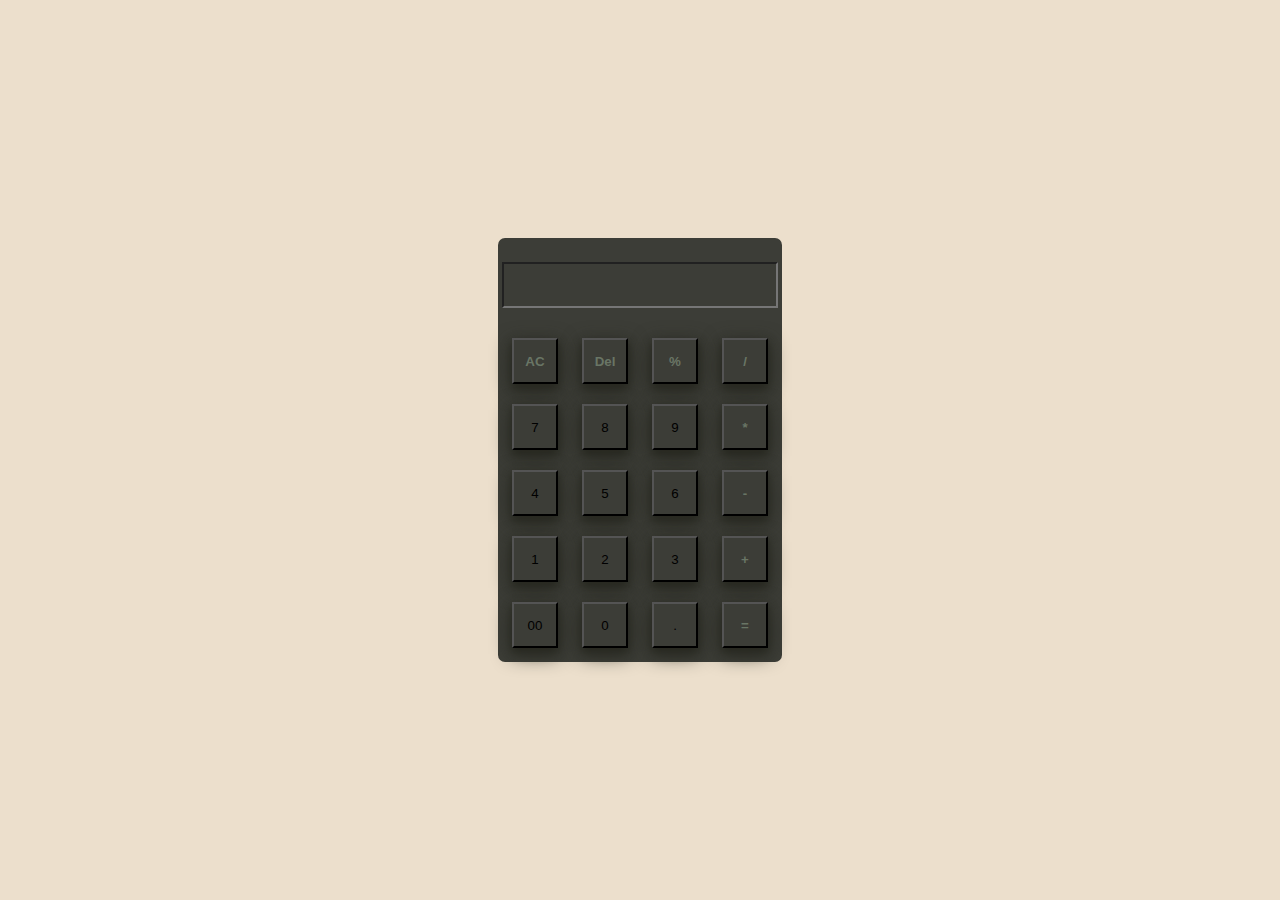
<file: calculator/index.html>
<!DOCTYPE html>
<html lang="en">
  <head>
    <meta charset="UTF-8" />
    <meta name="viewport" content="width=device-width, initial-scale=1.0" />
    <title>Calcurator</title>
    <link rel="stylesheet" href="style.css" />
  </head>
  <body>
    <div class="container">
      <form>
        <div class="display">
          <input type="text" placeholder="" id="display" />
        </div>
        <div class="number">
          <input
            type="button"
            class="symbol"
            value="AC"
            onclick="display.value = ''"
          />
          <input
            type="button"
            class="symbol"
            value="Del"
            onclick="display.value= display.value.toString().slice(0,-1)"
          />
          <input
            type="button"
            class="symbol"
            value="%"
            onclick="display.value+= '%'"
          />
          <input
            type="button"
            class="symbol"
            value="/"
            onclick="display.value+= '/'"
          />
        </div>
        <div class="number">
          <input type="button" value="7" onclick="display.value+= '7'" />
          <input type="button" value="8" onclick="display.value+= '8'" />
          <input type="button" value="9" onclick="display.value+= '9'" />
          <input
            type="button"
            class="symbol"
            value="*"
            onclick="display.value+= '*'"
          />
        </div>
        <div class="number">
          <input type="button" value="4" onclick="display.value+= '4'" />
          <input type="button" value="5" onclick="display.value+= '5'" />
          <input type="button" value="6" onclick="display.value+= '6'" />
          <input
            type="button"
            class="symbol"
            value="-"
            onclick="display.value+= '-'"
          />
        </div>
        <div class="number">
          <input type="button" value="1" onclick="display.value+= '1'" />
          <input type="button" value="2" onclick="display.value+= '2'" />
          <input type="button" value="3" onclick="display.value+= '3'" />
          <input
            type="button"
            class="symbol"
            value="+"
            onclick="display.value+= '+'"
          />
        </div>
        <div class="number">
          <input type="button" value="00" onclick="display.value+= '00'" />
          <input type="button" value="0" onclick="display.value+= '0'" />
          <input type="button" value="." onclick="display.value+= '.'" />
          <input
            type="button"
            class="symbol"
            value="="
            onclick="display.value= eval(display.value)"
          />
        </div>
      </form>
    </div>
  </body>
</html>
</file>
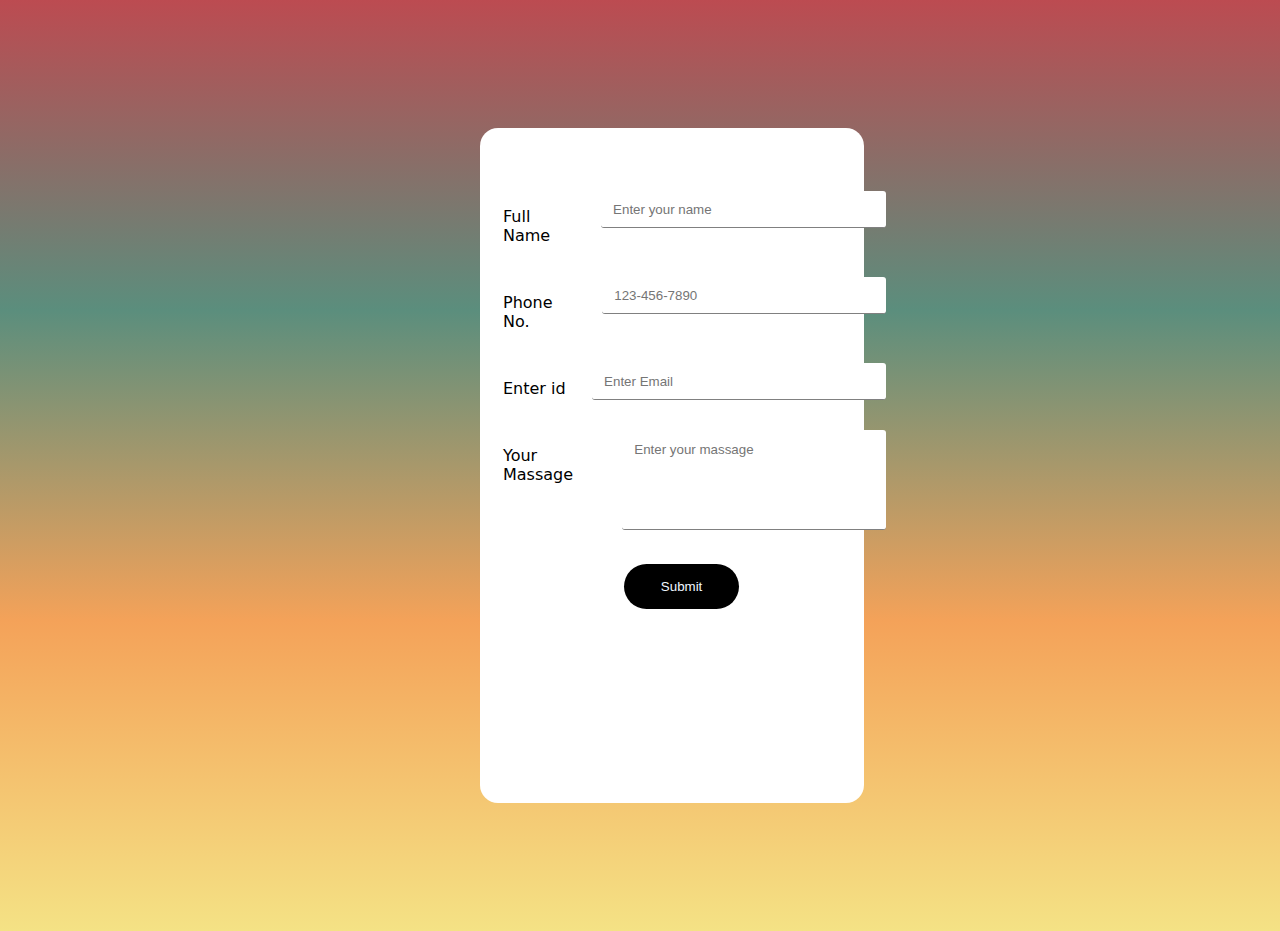
<file: contact form/index.html>
<!DOCTYPE html>
<html lang="en">
  <head>
    <meta charset="UTF-8" />
    <meta name="viewport" content="width=device-width, initial-scale=1.0" />
    <title>Document</title>
    <link rel="stylesheet" href="style.css" />
  </head>
  <body>
    <div class="box">
      <form>
        <div class="msg-box">
          <div class="msg">
            <p>Full Name</p>
            <input
              type="text"
              placeholder="Enter your name"
              id="name"
              onkeyup="validatename()"
            />
            <span id="name-error"></span>
          </div>
          <div class="msg">
            <p>Phone No.</p>
            <input
              type="number"
              placeholder="123-456-7890"
              id="phone"
              onkeyup="validatephone()"
            />
            <span id="number-error"></span>
          </div>
          <div class="msg">
            <p>Enter id</p>
            <input
              type="email"
              placeholder="Enter Email"
              id="mail"
              onkeyup="validateemail()"
            />
            <span id="email-error"></span>
          </div>
          <div class="msg">
            <p>Your Massage</p>
            <input
              class="mg"
              type="text"
              placeholder="Enter your massage"
              id="message"
              onkeyup="validatemsg()"
            />
            <span id="msg-error"></span>
          </div>
          <button class="btn" onclick="return validateform()">Submit</button>
          <span id="submit-error"> </span>
        </div>
      </form>
    </div>
    <script src="script.js"></script>
  </body>
</html>
</file>
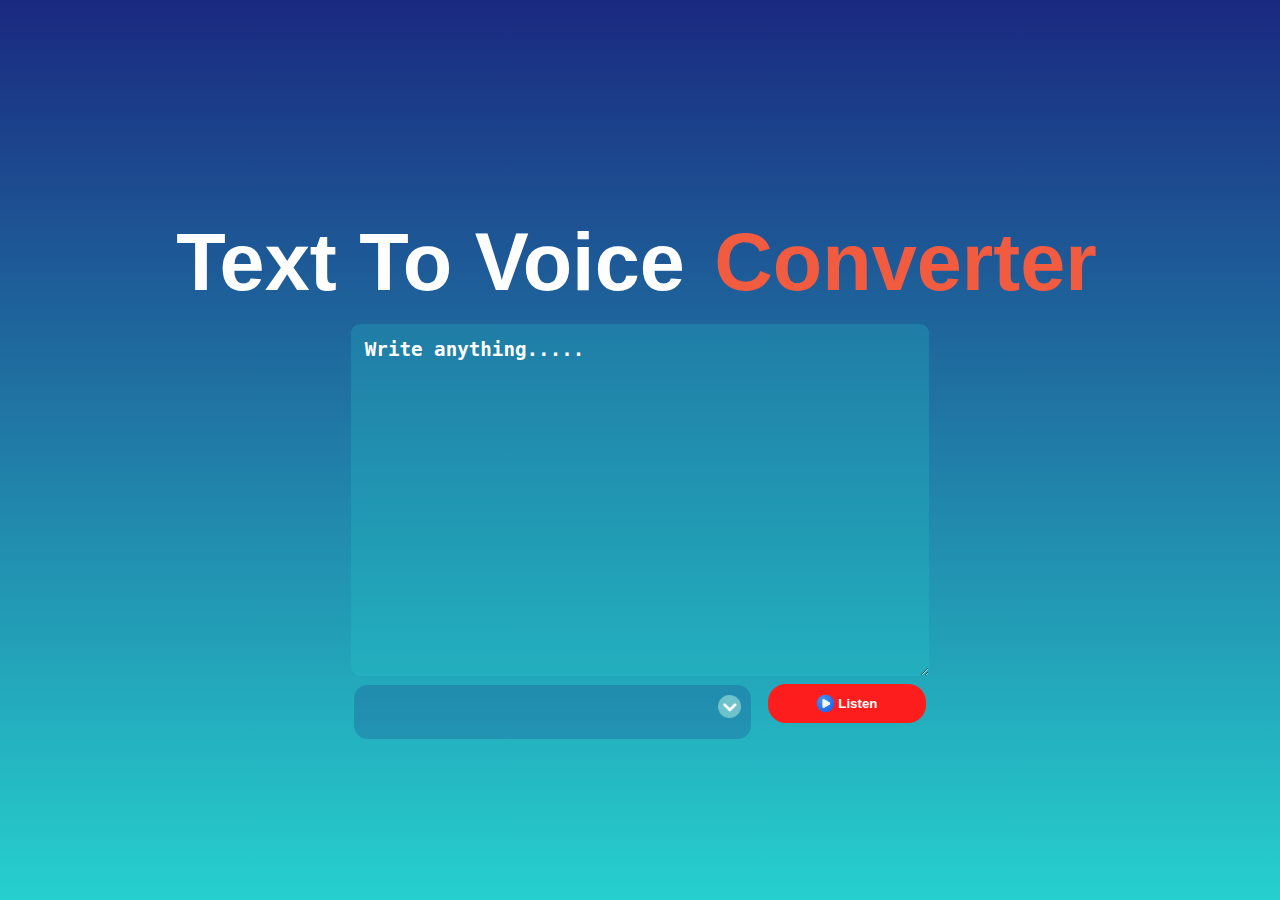
<file: voice converter/index.html>
<!DOCTYPE html>
<html lang="en">
  <head>
    <meta charset="UTF-8" />
    <meta name="viewport" content="width=device-width, initial-scale=1.0" />
    <title>Text to voice converter</title>
    <link rel="stylesheet" href="style.css" />
  </head>
  <body>
    <div class="hero">
      <h1>Text To Voice <span>Converter</span></h1>
      <textarea placeholder="Write anything....."></textarea>
      <div class="bo">
        <select></select>
        <button><img src="./play.png" />Listen</button>
      </div>
    </div>
    <script src="script.js"></script>
  </body>
</html>
</file>
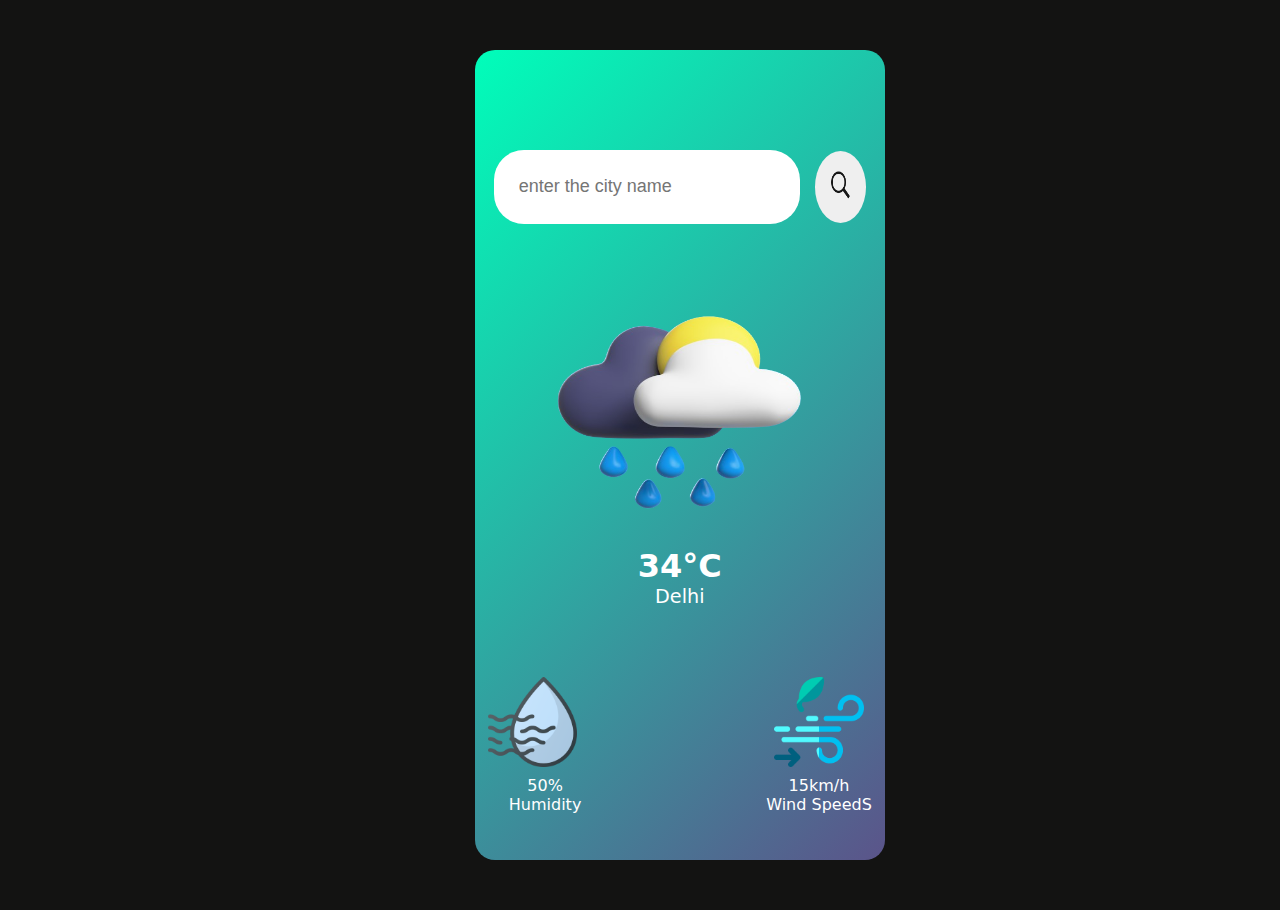
<file: whether/index.html>
<!DOCTYPE html>
<html lang="en">
  <head>
    <meta charset="UTF-8" />
    <meta name="viewport" content="width=device-width, initial-scale=1.0" />
    <title>Document</title>
    <link rel="stylesheet" href="style.css" />
  </head>
  <body>
    <div class="card">
      <div class="search">
        <input
          class="search-bar"
          type="text"
          placeholder="enter the city name"
        />
        <button class="icon">
          <img
            class="black"
            src="./211817_search_strong_icon.png"
            alt="search"
          />
        </button>
      </div>
      <div class="hero">
        <img src="./8504201-removebg-preview.png" alt="" class="rain" />
        <div class="text">
          <h1 class="temp" style="margin: 0">34°C</h1>
          <h2 class="city" style="margin: 0">Delhi</h2>
        </div>
        <div class="bottom">
          <div class="humidity">
            <img src="./humidity.png" alt="" class="water" />
            <a class="par">50%</a>
            <a>Humidity</a>
          </div>
          <div class="speed">
            <img class="wind" src="./storm.png" alt="" />
            <a class="spee">15km/h</a>
            <a>Wind SpeedS</a>
          </div>
        </div>
      </div>
    </div>
    <script src="script.js"></script>
  </body>
</html>
</file>
<file: calculator/style.css>
body {
  padding: 0;
  margin: 0;
  background-color: #ecdfcc;
  font-family: Cambria, Cochin, Georgia, Times, "Times New Roman", serif;
}

.container {
  background-color: #3c3d37;

  position: absolute;
  top: 50%;
  left: 50%;
  transform: translate(-50%, -50%);
  border-radius: 7px;
  padding: 4px;
}

form .display {
  display: flex;
  justify-content: flex-end;
  margin: 20px 0;
}
form .display input {
  width: 18vw;
  text-align: right;
  flex: 1;
  font-size: 35px;
  box-shadow: none;
  background-color: #3c3d37;
}

.number input {
  height: 46px;
  width: 46px;
  background-color: #3c3d37;
  margin: 10px;
  box-shadow: 0 4px 8px 0 rgba(40, 41, 33), 0 6px 20px 0 rgb(40, 41, 33);
}

.symbol {
  color: #697565;
  font-weight: bolder;
}
</file>
<file: contact form/style.css>
body {
  background: linear-gradient(#bc4b51, #5b8e7d, #f4a259, #f4e285);
  font-family: system-ui, -apple-system, BlinkMacSystemFont, "Segoe UI", Roboto,
    Oxygen, Ubuntu, Cantarell, "Open Sans", "Helvetica Neue", sans-serif;
  margin: 0;
  padding: 0;
}

.msg-box {
  margin-top: 63px;
}
.box {
  height: 75vh;
  width: 30vw;
  background-color: white;
  display: flex;
  border-radius: 18px;

  margin: 8rem 30rem;
}

.msg {
  margin-top: 1rem;
  display: flex;
  justify-content: space-between;
  margin-left: 23px;
}

.msg input {
  height: 34px;
  width: 280px;
  border: 0;
  outline: 0;
  border-bottom: 1px solid gray;
  padding-left: 12px;
  margin-left: 21px;
  border-radius: 3px;
}

.mg {
  padding: 2px 0px 63px;
}
.btn {
  height: 5vh;
  width: 9vw;
  margin-left: 9rem;
  margin-top: 34px;
  background-color: black;
  color: aliceblue;
  border: 0;
  outline: 0;
  border-radius: 23px;
}
.btn:hover {
  background-color: rgb(4, 4, 107);
}

.msg-box span {
  position: absolute;

  right: 564px;
  padding-top: 15px;

  font-size: 14px;
  color: red;
}

#submit-error {
  padding-top: 16px;
  right: 696px;
}

#msg-error {
  padding-top: 78px;
}

@media only screen and (max-width: 425px) {
  body {
    font-size: 10px;
    font-weight: 600;
    background: linear-gradient(
      rgb(114, 4, 4),
      rgb(160, 160, 0),
      rgb(4, 4, 136)
    );
  }
  .msg-box {
    background-color: #fff;
  }
  .box {
    height: 69vh;
    width: 20vw;
    margin: 2px 3px;
    margin-top: 94px;
    margin-left: 15px;
    background-color: #fff;
  }
  form {
    background-color: #fff;
    width: 92vw;
    border-radius: 14px;
  }
  .msg input {
    width: 54vw;
    font-size: 9px;
  }
  .mg {
    padding-right: 23px;
  }
  .btn {
    height: 4vh;
    width: 23vw;
    margin-left: 114px;
  }
  .msg-box span {
    right: 19px;
    font-size: 9px;
    padding-top: 15px;
  }
  #msg-error {
    padding-top: 76px;
  }
}
</file>
<file: voice converter/style.css>
body {
  margin: 0;
  padding: 0;
  font-family: "Franklin Gothic Medium", "Arial Narrow", Arial, sans-serif;
  background: linear-gradient(#1a2980, #26d0ce);
  color: #ffffff;
}

.hero {
  top: 50%;
  left: 50%;
  height: 100vh;
  width: 100%;
  display: flex;
  flex-direction: column;
  justify-content: center;
  align-items: center;
}
.hero h1 {
  font-size: 9vh;
  margin-bottom: 15px;
}
.hero h1 span {
  border-radius: 6px;
  border: 0;
  outline: 0;
  padding: 7px;

  color: #f15b40;
}
textarea {
  height: 36vh;
  width: 43vw;
  background: #26d0ce38;
  opacity: ;
  border: 0;
  outline: 0;
  border-radius: 9px;
  padding: 14px;
  color: #fff;
  font-size: large;
}
textarea::placeholder {
  color: #fff;
  font-size: larger;
  font-weight: 600;
}
button {
  border: 0;
  outline: 0;
  height: 39px;
  width: 158px;
  border-radius: 18px;
  background-color: #fd1d1d;
  color: #fff;
  font-weight: 600;
  margin-top: 8px;
  display: flex;
  align-items: center;
  justify-content: center;
}
button img {
  height: 19px;
  margin-right: 3px;
}
select {
  height: 6vh;
  width: 31vw;
  background: #1a298038;
  border-radius: 14px;
  margin-top: 9px;
  border: 0;
  outline: 0;
  margin-right: 17px;
  color: #fff;
  padding: 6px;
  appearance: none;
  background-image: url(./down-arrow.png);
  background-repeat: no-repeat;
  background-size: 23px;
  background-position-x: calc(100% - 10px);
  background-position-y: 10px;
}
.bo {
  display: flex;
}
</file>
<file: whether/style.css>
body {
  background-color: #131312;
  padding: 0;
  margin: 0;
  font-family: system-ui, -apple-system, BlinkMacSystemFont, "Segoe UI", Roboto,
    Oxygen, Ubuntu, Cantarell, "Open Sans", "Helvetica Neue", sans-serif;
  color: white;
}

.card {
  background: linear-gradient(135deg, #00feba, #5b548a);
  height: 90vh;
  width: 32vw;
  display: flex;
  flex-direction: column;
  justify-content: center;
  align-items: center;
  margin: 50px 475px;
  border: 0;
  outline: 0;
  border-radius: 20px;
}
.search-bar {
  border: 0;
  outline: 0;
  height: 6vh;
  width: 20vw;
  margin-right: 15px;
  border-radius: 30px;
  padding: 10px 25px;
  font-size: 18px;
}

.search {
  height: 20vh;

  display: flex;
  flex-direction: row;
  justify-content: center;
  align-items: center;
}

.icon {
  height: 8vh;
  width: 4vw;
  border: 0;
  outline: 0;
  border-radius: 50%;
}

.black {
  height: 4vh;
  width: 2vw;
  border: 0;
  outline: 0;
  border-radius: 50%;
  opacity: 0.9;
}

.hero {
  display: flex;
  flex-direction: column;
  justify-content: center;
  align-items: center;
}

.rain {
  height: 30vh;
  width: 25vw;
}
.city {
  height: auto;
  max-width: 100%;
  font-size: larger;
  font-weight: 500;
}

.bottom {
  width: 30vw;
  display: flex;
  justify-content: space-between;
  align-items: center;
  margin-top: 69px;
}

.humidity {
  display: flex;
  flex-direction: column;
  justify-content: center;
  align-items: center;
}

.text {
  display: flex;
  flex-direction: column;
  justify-content: center;
  align-items: center;
}

.speed {
  display: flex;
  flex-direction: column;
  justify-content: center;
  align-items: center;
}
.water {
  height: 10vh;
  width: 7vw;
  padding-bottom: 9px;
  padding-right: 25px;
}

.wind {
  height: 10vh;
  width: 7vw;
  padding-bottom: 9px;
}

/* for tablet */

@media (max-width: 768px) {
  .card {
    width: 39vw;
    margin: 50px 235px;
  }
  .icon {
    height: 7vh;
    width: 6vw;
  }
  .search-bar {
    height: 3vh;
    font-size: 14px;
  }
  .black {
    width: 3vw;
  }
  .bottom {
    width: 35vw;
  }
}

/* FOR MOBILE */

@media (max-width: 425px) {
  .card {
    height: 80vh;
    width: 80vw;
    margin: 50px 37px;
  }
  .search {
    margin-top: 5rem;
  }
  .rain {
    width: 36vw;
  }
  .search-bar {
    height: 3vh;
    width: 41vw;
    font-size: 12px;
  }
  .icon {
    height: 6vh;
    width: 9vw;
  }
  .hero {
    margin-top: 40px;
    margin-bottom: -3rem;
  }
  .bottom {
    width: 70vw;
    padding-bottom: 96px;
  }

  .water {
    height: 8vh;
    width: 10vw;
    padding-right: 9px;
  }
  .wind {
    height: 9vh;
  }
}
</file>
